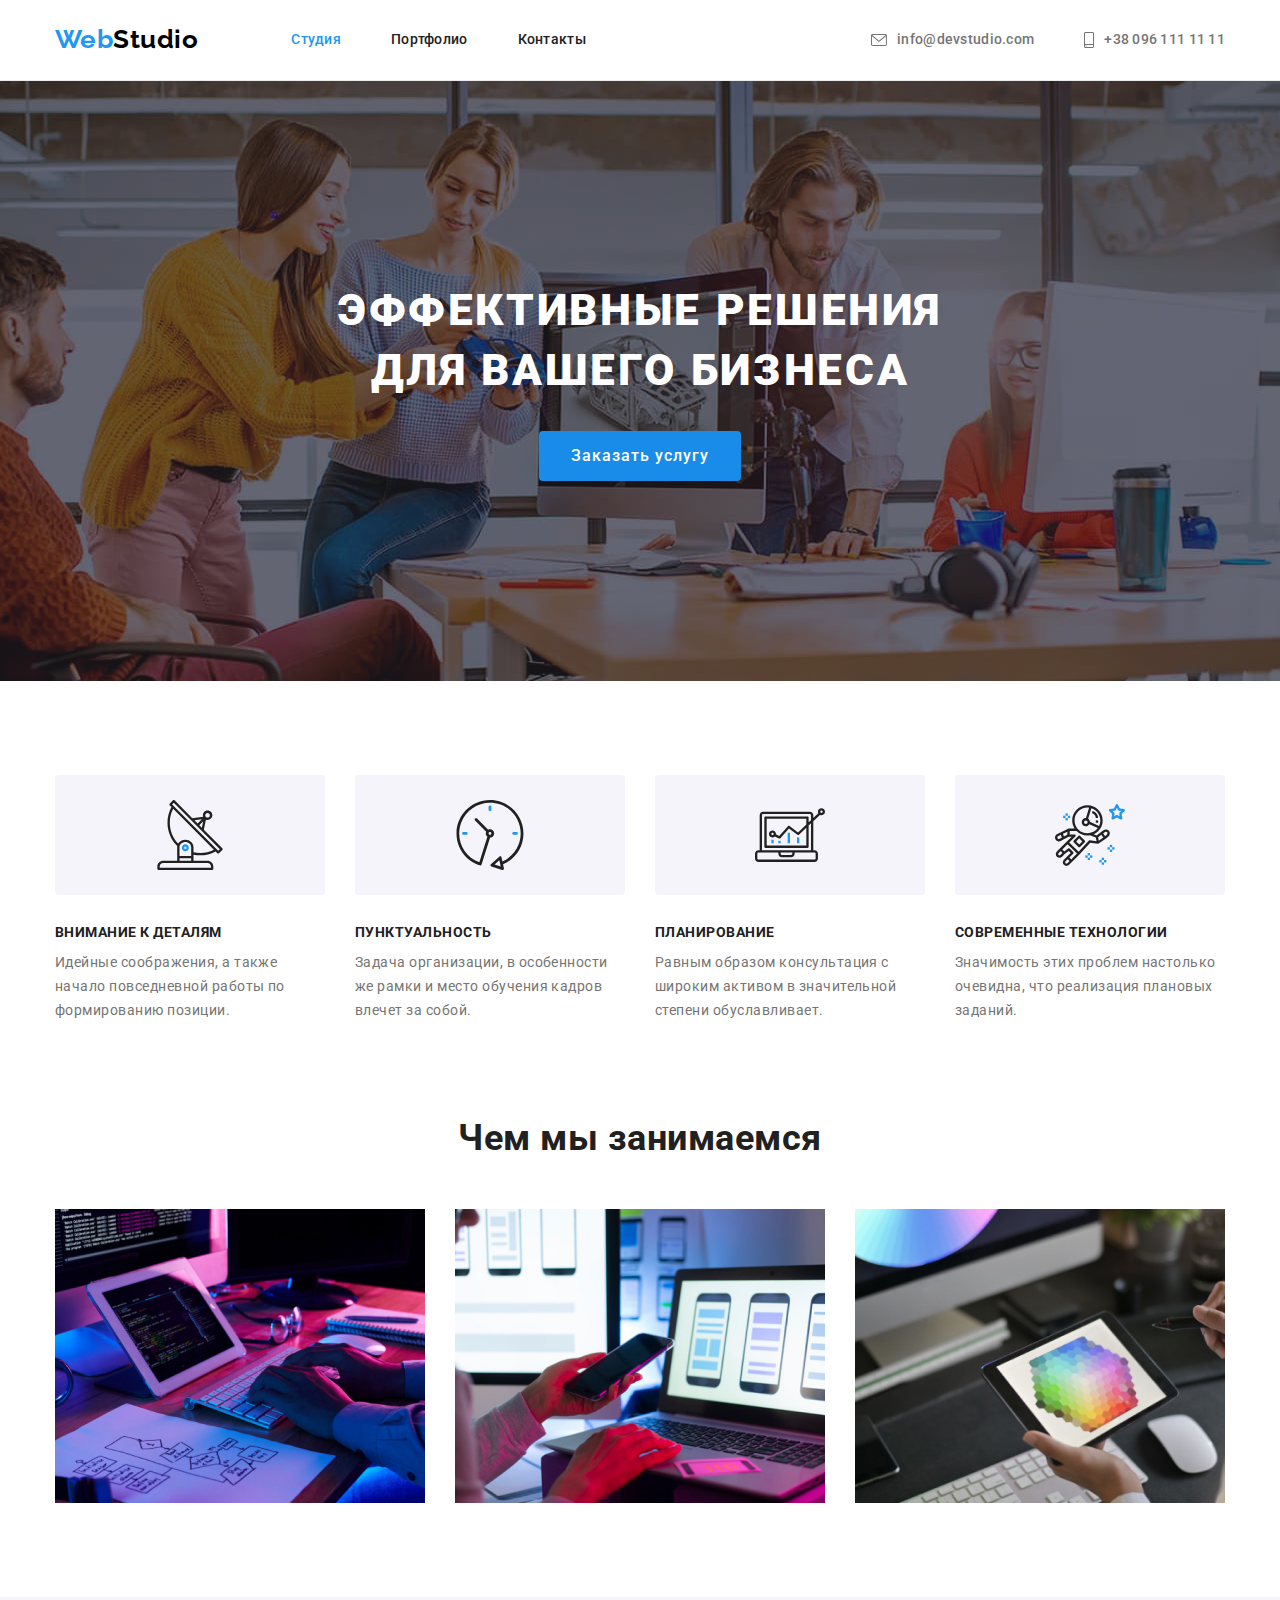
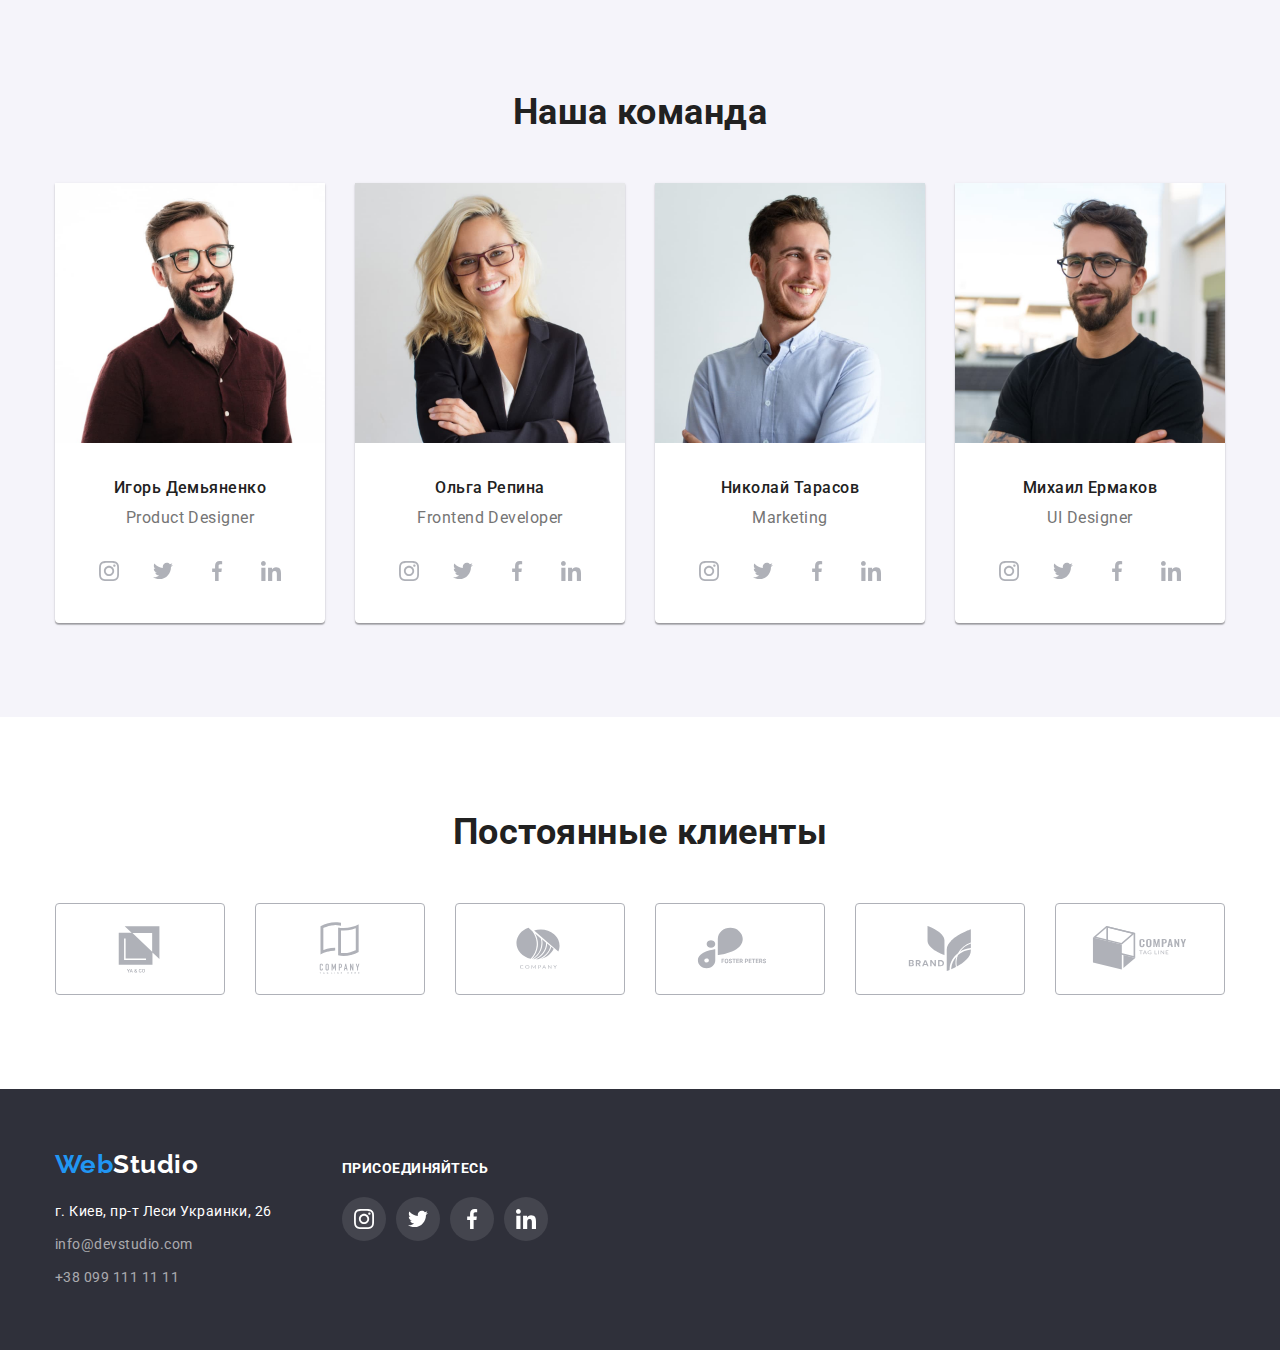
<file: index.html>
<!DOCTYPE html>
<html lang="ru">
    <head>
        <meta charset="UTF-8" />
        <meta http-equiv="X-UA-Compatible" content="IE=edge" />
        <meta name="viewport" content="width=device-width, initial-scale=1.0" />
        <title>Главная</title>
        <link rel="preconnect" href="https://fonts.googleapis.com" />
        <link rel="preconnect" href="https://fonts.gstatic.com" crossorigin />
        <link
            href="https://fonts.googleapis.com/css2?family=Raleway:wght@700&family=Roboto:wght@400;500;700;900&display=swap"
            rel="stylesheet"
        />
        <link
            rel="stylesheet"
            href="https://cdnjs.cloudflare.com/ajax/libs/modern-normalize/1.1.0/modern-normalize.min.css"
        />
        <link rel="stylesheet" href="./css/styles.css" />
    </head>

    <!-- body -->
    <body>
        <!-- header -->
        <header class="header">
            <div class="container main-nav">
                <!--navigation-->
                <nav class="navigation">
                    <!-- logo -->
                    <a href="./index.html" class="logo link"
                        ><span class="logo-web">Web</span>Studio</a
                    >
                    <!-- menu -->
                    <ul class="site-nav list">
                        <li class="item">
                            <a href="./index.html" class="link current">Студия</a>
                        </li>
                        <li class="item">
                            <a href="./portfolio.html" class="link">Портфолио</a>
                        </li>
                        <li class="item">
                            <a href="" class="link">Контакты</a>
                        </li>
                    </ul>
                </nav>

                <!-- contacts -->
                <ul class="site-contacts list">
                    <li class="item">
                        <a href="mailto:info@devstudio.com" class="email link">
                            <svg class="site-contacts-email" width="16" height="12">
                                <use href="./images/icons.svg#icon-envelope"></use>
                            </svg>
                            info@devstudio.com
                        </a>
                    </li>
                    <li class="item">
                        <a href="tel:+380961111111" class="smartphone link">
                            <svg class="site-contacts-smartphone" width="10" height="16">
                                <use href="./images/icons.svg#icon-smartphone"></use>
                            </svg>
                            +38 096 111 11 11</a
                        >
                    </li>
                </ul>
            </div>
        </header>

        <!-- main -->
        <main>
            <!-- hero -->
            <section class="hero overlay">
                <div class="container">
                    <h1 class="hero-title">Эффективные решения для вашего бизнеса</h1>
                    <button type="button" class="button primary">Заказать услугу</button>
                </div>
            </section>

            <!-- specifics -->
            <section class="section no-bottom-padding">
                <div class="container">
                    <!-- visually-hidden -->
                    <h2 class="visually-hidden" aria-hidden="true" tabindex="-1">
                        Особенности
                    </h2>

                    <ul class="specifics-list list">
                        <li class="item">
                            <div class="specifics-item">
                                <svg widht="70" height="70">
                                    <use href="./images/icons.svg#icon-antenna"></use>
                                </svg>
                            </div>
                            <h3 class="section-subtitle">Внимание к деталям</h3>
                            <p class="section-text">
                                Идейные соображения, а также начало повседневной работы по
                                формированию позиции.
                            </p>
                        </li>

                        <li class="item icon-clock">
                            <div class="specifics-item">
                                <svg widht="70" height="70">
                                    <use href="./images/icons.svg#icon-clock"></use>
                                </svg>
                            </div>
                            <h3 class="section-subtitle">Пунктуальность</h3>
                            <p class="section-text">
                                Задача организации, в особенности же рамки и место
                                обучения кадров влечет за собой.
                            </p>
                        </li>

                        <li class="item icon-diagram">
                            <div class="specifics-item">
                                <svg widht="70" height="70">
                                    <use href="./images/icons.svg#icon-diagram"></use>
                                </svg>
                            </div>
                            <h3 class="section-subtitle">Планирование</h3>
                            <p class="section-text">
                                Равным образом консультация с широким активом в
                                значительной степени обуславливает.
                            </p>
                        </li>

                        <li class="item icon-astronaut">
                            <div class="specifics-item">
                                <svg widht="70" height="70">
                                    <use href="./images/icons.svg#icon-astronaut"></use>
                                </svg>
                            </div>
                            <h3 class="section-subtitle">Современные технологии</h3>
                            <p class="section-text">
                                Значимость этих проблем настолько очевидна, что реализация
                                плановых заданий.
                            </p>
                        </li>
                    </ul>
                </div>
            </section>

            <!-- occupation -->
            <section class="section">
                <div class="container">
                    <h2 class="section-title">Чем мы занимаемся</h2>
                    <ul class="occupation-list list">
                        <li class="item">
                            <img
                                class="image"
                                src="./images/img_1.jpg"
                                alt="разработка програм"
                                width="370"
                                height="294"
                            />
                        </li>
                        <li class="item">
                            <img
                                class="image"
                                src="./images/img_2.jpg"
                                alt="мобильные приложения"
                                width="370"
                                height="294"
                            />
                        </li>
                        <li class="item">
                            <img
                                class="image"
                                src="./images/img_3.jpg"
                                alt="дизайн приложений"
                                width="370"
                                height="294"
                            />
                        </li>
                    </ul>
                </div>
            </section>

            <!-- team -->
            <section class="section team">
                <div class="container">
                    <h2 class="section-title">Наша команда</h2>
                    <ul class="team-list list">
                        <li class="item">
                            <img
                                class="image"
                                src="./images/comand_1.jpg"
                                alt="Игорь Демьяненко"
                                width="270"
                            />
                            <div class="team-content">
                                <h3 class="team-subtitle">Игорь Демьяненко</h3>
                                <p class="team-text">Product Designer</p>
                                <ul class="team-socials-list list">
                                    <li class="team-socials-item">
                                        <a href="" class="team-social-link">
                                            <svg
                                                class="team-social-icon"
                                                width="20"
                                                height="20"
                                            >
                                                <use
                                                    href="./images/icons.svg#icon-instagram"
                                                ></use>
                                            </svg>
                                        </a>
                                    </li>
                                    <li class="team-socials-item">
                                        <a href="" class="team-social-link">
                                            <svg
                                                class="team-social-icon"
                                                width="20"
                                                height="20"
                                            >
                                                <use
                                                    href="./images/icons.svg#icon-twitter"
                                                ></use>
                                            </svg>
                                        </a>
                                    </li>
                                    <li class="team-socials-item">
                                        <a href="" class="team-social-link">
                                            <svg
                                                class="team-social-icon"
                                                width="20"
                                                height="20"
                                            >
                                                <use
                                                    href="./images/icons.svg#icon-facebook"
                                                ></use>
                                            </svg>
                                        </a>
                                    </li>
                                    <li class="team-socials-item">
                                        <a href="" class="team-social-link">
                                            <svg
                                                class="team-social-icon"
                                                width="20"
                                                height="20"
                                            >
                                                <use
                                                    href="./images/icons.svg#icon-linkedin"
                                                ></use>
                                            </svg>
                                        </a>
                                    </li>
                                </ul>
                            </div>
                        </li>
                        <li class="item">
                            <img
                                class="image"
                                src="./images/comand_2.jpg"
                                alt="Ольга Репина"
                                width="270"
                            />
                            <div class="team-content">
                                <h3 class="team-subtitle">Ольга Репина</h3>
                                <p class="team-text">Frontend Developer</p>
                                <ul class="team-socials-list list">
                                    <li class="team-socials-item">
                                        <a href="" class="team-social-link">
                                            <svg
                                                class="team-social-icon"
                                                width="20"
                                                height="20"
                                            >
                                                <use
                                                    href="./images/icons.svg#icon-instagram"
                                                ></use>
                                            </svg>
                                        </a>
                                    </li>
                                    <li class="team-socials-item">
                                        <a href="" class="team-social-link">
                                            <svg
                                                class="team-social-icon"
                                                width="20"
                                                height="20"
                                            >
                                                <use
                                                    href="./images/icons.svg#icon-twitter"
                                                ></use>
                                            </svg>
                                        </a>
                                    </li>
                                    <li class="team-socials-item">
                                        <a href="" class="team-social-link">
                                            <svg
                                                class="team-social-icon"
                                                width="20"
                                                height="20"
                                            >
                                                <use
                                                    href="./images/icons.svg#icon-facebook"
                                                ></use>
                                            </svg>
                                        </a>
                                    </li>
                                    <li class="team-socials-item">
                                        <a href="" class="team-social-link">
                                            <svg
                                                class="team-social-icon"
                                                width="20"
                                                height="20"
                                            >
                                                <use
                                                    href="./images/icons.svg#icon-linkedin"
                                                ></use>
                                            </svg>
                                        </a>
                                    </li>
                                </ul>
                            </div>
                        </li>
                        <li class="item">
                            <img
                                class="image"
                                src="./images/comand_3.jpg"
                                alt="Николай Тарасов"
                                width="270"
                            />
                            <div class="team-content">
                                <h3 class="team-subtitle">Николай Тарасов</h3>
                                <p class="team-text">Marketing</p>
                                <ul class="team-socials-list list">
                                    <li class="team-socials-item">
                                        <a href="" class="team-social-link">
                                            <svg
                                                class="team-social-icon"
                                                width="20"
                                                height="20"
                                            >
                                                <use
                                                    href="./images/icons.svg#icon-instagram"
                                                ></use>
                                            </svg>
                                        </a>
                                    </li>
                                    <li class="team-socials-item">
                                        <a href="" class="team-social-link">
                                            <svg
                                                class="team-social-icon"
                                                width="20"
                                                height="20"
                                            >
                                                <use
                                                    href="./images/icons.svg#icon-twitter"
                                                ></use>
                                            </svg>
                                        </a>
                                    </li>
                                    <li class="team-socials-item">
                                        <a href="" class="team-social-link">
                                            <svg
                                                class="team-social-icon"
                                                width="20"
                                                height="20"
                                            >
                                                <use
                                                    href="./images/icons.svg#icon-facebook"
                                                ></use>
                                            </svg>
                                        </a>
                                    </li>
                                    <li class="team-socials-item">
                                        <a href="" class="team-social-link">
                                            <svg
                                                class="team-social-icon"
                                                width="20"
                                                height="20"
                                            >
                                                <use
                                                    href="./images/icons.svg#icon-linkedin"
                                                ></use>
                                            </svg>
                                        </a>
                                    </li>
                                </ul>
                            </div>
                        </li>
                        <li class="item">
                            <img
                                class="image"
                                src="./images/comand_4.jpg"
                                alt="Михаил Ермаков"
                                width="270"
                            />
                            <div class="team-content">
                                <h3 class="team-subtitle">Михаил Ермаков</h3>
                                <p class="team-text">UI Designer</p>
                                <ul class="team-socials-list list">
                                    <li class="team-socials-item">
                                        <a href="" class="team-social-link">
                                            <svg
                                                class="team-social-icon"
                                                width="20"
                                                height="20"
                                            >
                                                <use
                                                    href="./images/icons.svg#icon-instagram"
                                                ></use>
                                            </svg>
                                        </a>
                                    </li>
                                    <li class="team-socials-item">
                                        <a href="" class="team-social-link">
                                            <svg
                                                class="team-social-icon"
                                                width="20"
                                                height="20"
                                            >
                                                <use
                                                    href="./images/icons.svg#icon-twitter"
                                                ></use>
                                            </svg>
                                        </a>
                                    </li>
                                    <li class="team-socials-item">
                                        <a href="" class="team-social-link">
                                            <svg
                                                class="team-social-icon"
                                                width="20"
                                                height="20"
                                            >
                                                <use
                                                    href="./images/icons.svg#icon-facebook"
                                                ></use>
                                            </svg>
                                        </a>
                                    </li>
                                    <li class="team-socials-item">
                                        <a href="" class="team-social-link">
                                            <svg
                                                class="team-social-icon"
                                                width="20"
                                                height="20"
                                            >
                                                <use
                                                    href="./images/icons.svg#icon-linkedin"
                                                ></use>
                                            </svg>
                                        </a>
                                    </li>
                                </ul>
                            </div>
                        </li>
                    </ul>
                </div>
            </section>

            <!-- client -->
            <section class="section">
                <div class="container">
                    <h2 class="section-title">Постоянные клиенты</h2>
                    <ul class="client-list">
                        <li class="item list">
                            <a
                                class="client-link item-flex"
                                target="_blank"
                                rel="nofollow"
                                href=""
                                ><svg class="icon" width="106" height="60">
                                    <use
                                        href="./images/icons.svg#icon-client_1"
                                    ></use></svg
                            ></a>
                        </li>
                        <li class="item list">
                            <a
                                class="client-link item-flex"
                                target="_blank"
                                rel="nofollow"
                                href=""
                                ><svg class="icon" width="106" height="60">
                                    <use
                                        href="./images/icons.svg#icon-client_2"
                                    ></use></svg
                            ></a>
                        </li>
                        <li class="item list">
                            <a
                                class="client-link item-flex"
                                target="_blank"
                                rel="nofollow"
                                href=""
                                ><svg class="icon" width="106" height="60">
                                    <use
                                        href="./images/icons.svg#icon-client_3"
                                    ></use></svg
                            ></a>
                        </li>
                        <li class="item list">
                            <a
                                class="client-link item-flex"
                                target="_blank"
                                rel="nofollow"
                                href=""
                                ><svg class="icon" width="106" height="60">
                                    <use
                                        href="./images/icons.svg#icon-client_4"
                                    ></use></svg
                            ></a>
                        </li>
                        <li class="item list">
                            <a
                                class="client-link item-flex"
                                target="_blank"
                                rel="nofollow"
                                href=""
                                ><svg class="icon" width="106" height="60">
                                    <use
                                        href="./images/icons.svg#icon-client_5"
                                    ></use></svg
                            ></a>
                        </li>
                        <li class="item list">
                            <a
                                class="client-link item-flex"
                                target="_blank"
                                rel="nofollow"
                                href=""
                                ><svg class="icon" width="106" height="60">
                                    <use
                                        href="./images/icons.svg#icon-client_6"
                                    ></use></svg
                            ></a>
                        </li>
                    </ul>
                </div>
            </section>
        </main>

        <!-- footer -->
        <footer class="footer">
            <div class="container footer-block">
                <div>
                    <!-- logo -->
                    <a href="./index.html" class="logo link"
                        ><span class="logo-web">Web</span>Studio</a
                    >

                    <!-- address -->
                    <address class="footer-address">
                        <ul class="address-list list">
                            <li class="item">
                                <a
                                    target="_blank"
                                    rel="nofollow"
                                    href="https://goo.gl/maps/Q8oSSp6cbLLiqwUZA"
                                    class="location link"
                                    >г. Киев, пр-т Леси Украинки, 26
                                </a>
                            </li>
                            <li class="item">
                                <a
                                    href="mailto:info@devstudio.com"
                                    class="address-contacts link"
                                    >info@devstudio.com</a
                                >
                            </li>
                            <li class="item">
                                <a href="tel:+380961111111" class="address-contacts link"
                                    >+38 099 111 11 11</a
                                >
                            </li>
                        </ul>
                    </address>
                </div>

                <!-- social -->
                <div class="footer-social">
                    <h3 class="section-subtitle">присоединяйтесь</h3>
                    <ul class="footer-social-list list">
                        <li class="item">
                            <a
                                class="social-link item-flex"
                                target="_blank"
                                rel="nofollow"
                                href=""
                            >
                                <svg class="icon" width="20" height="20">
                                    <use href="./images/icons.svg#icon-instagram"></use>
                                </svg>
                            </a>
                        </li>
                        <li class="item">
                            <a
                                class="social-link item-flex"
                                target="_blank"
                                rel="nofollow"
                                href=""
                            >
                                <svg class="icon" width="20" height="20">
                                    <use
                                        href="./images/icons.svg#icon-twitter"
                                    ></use></svg
                            ></a>
                        </li>
                        <li class="item">
                            <a
                                class="social-link item-flex"
                                target="_blank"
                                rel="nofollow"
                                href=""
                            >
                                <svg class="icon" width="20" height="20">
                                    <use href="./images/icons.svg#icon-facebook"></use>
                                </svg>
                            </a>
                        </li>
                        <li class="item">
                            <a
                                class="social-link item-flex"
                                target="_blank"
                                rel="nofollow"
                                href=""
                            >
                                <svg class="icon" width="20" height="20">
                                    <use
                                        href="./images/icons.svg#icon-linkedin"
                                    ></use></svg
                            ></a>
                        </li>
                    </ul>
                </div>
            </div>
        </footer>
    </body>
</html>
</file>
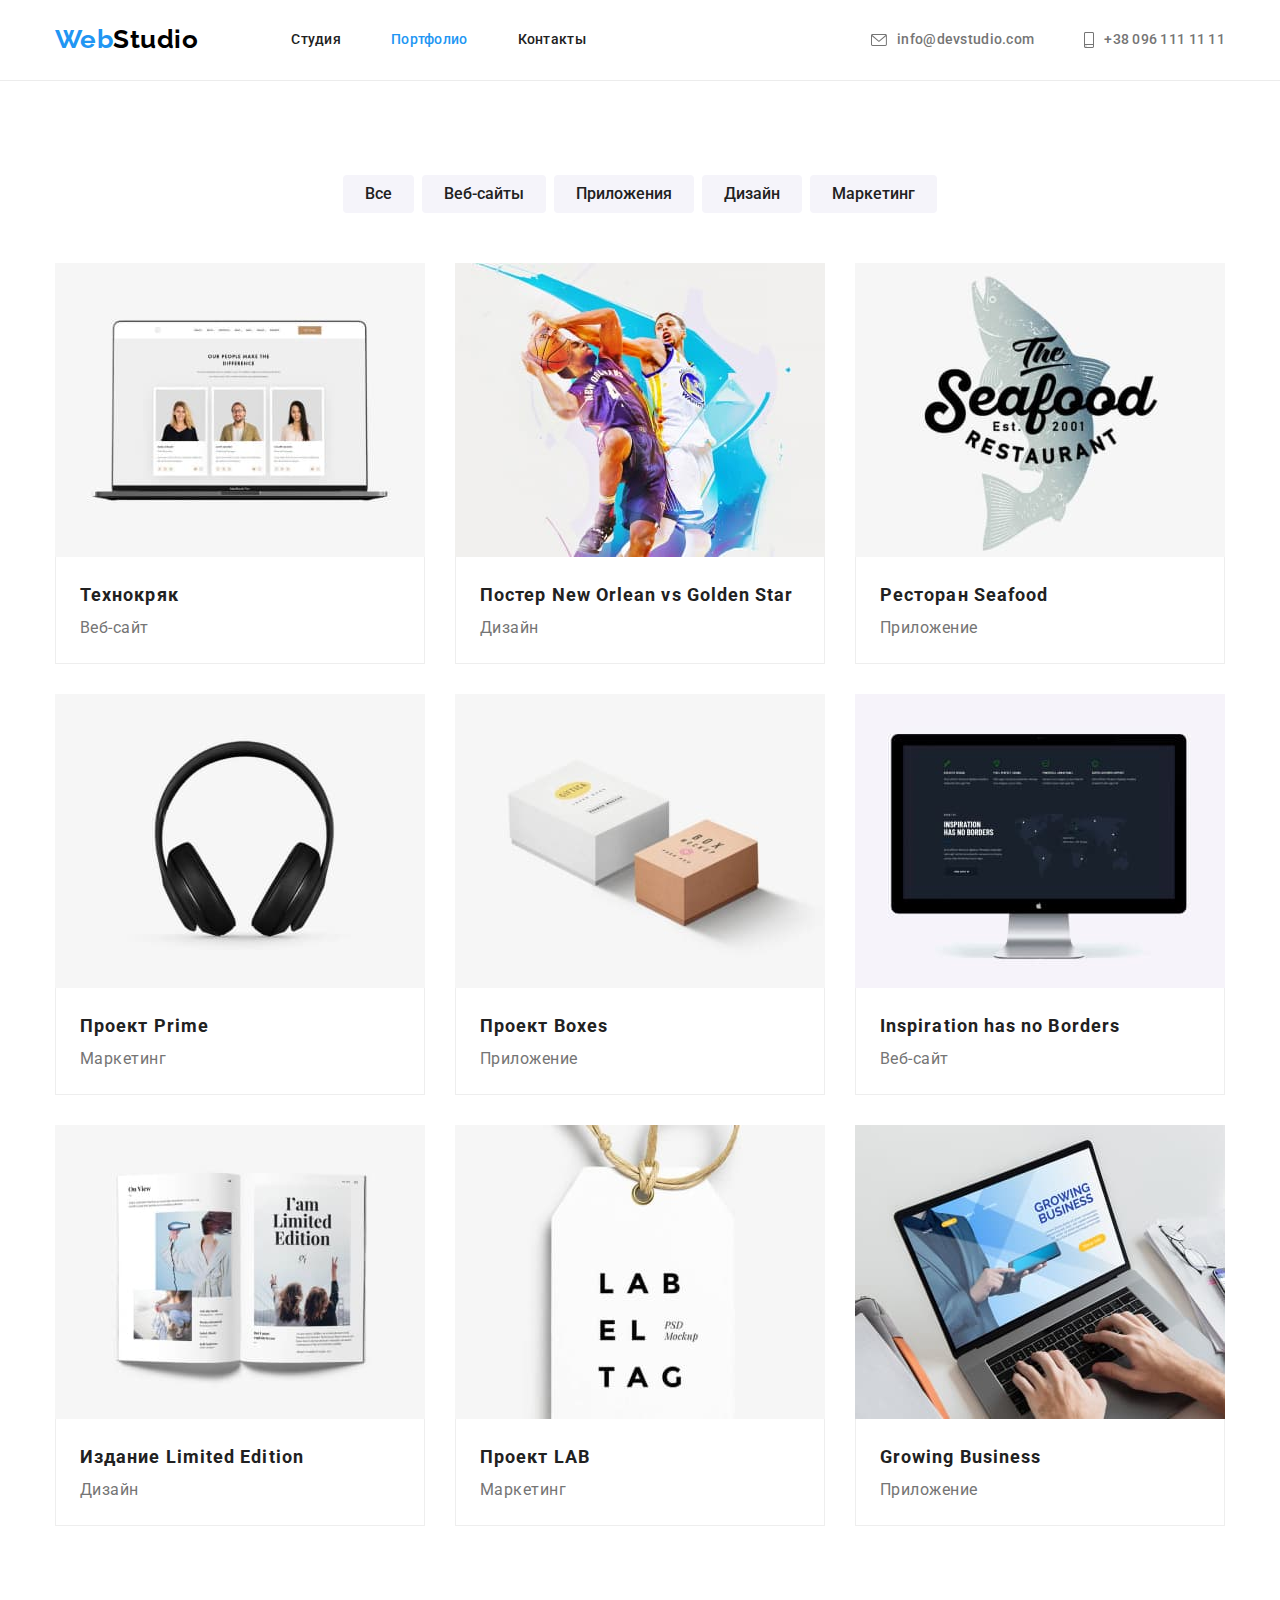
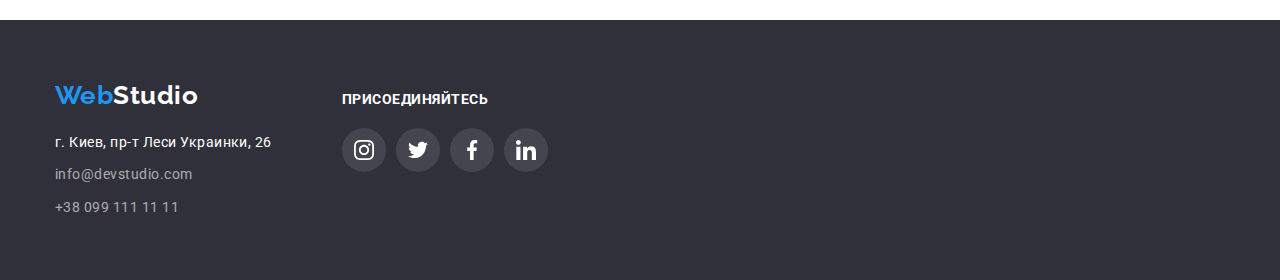
<file: portfolio.html>
<!DOCTYPE html>
<html lang="ru">
    <head>
        <meta charset="UTF-8" />
        <meta http-equiv="X-UA-Compatible" content="IE=edge" />
        <meta name="viewport" content="width=device-width, initial-scale=1.0" />
        <title>Портфолио</title>
        <link rel="preconnect" href="https://fonts.googleapis.com" />
        <link rel="preconnect" href="https://fonts.gstatic.com" crossorigin />
        <link
            href="https://fonts.googleapis.com/css2?family=Raleway:wght@700&family=Roboto:wght@400;500;700;900&display=swap"
            rel="stylesheet"
        />
        <link
            rel="stylesheet"
            href="https://cdnjs.cloudflare.com/ajax/libs/modern-normalize/1.1.0/modern-normalize.min.css"
        />
        <link rel="stylesheet" href="./css/styles.css" />
    </head>
    <!--body-->
    <body>
        <!--header-->
        <header class="header">
            <div class="container main-nav">
                <!--navigation-->
                <nav class="navigation">
                    <!-- logo -->
                    <a href="./index.html" class="logo link"
                        ><span class="logo-web">Web</span>Studio</a
                    >
                    <!-- menu -->
                    <ul class="site-nav list">
                        <li class="item">
                            <a href="./index.html" class="link">Студия</a>
                        </li>
                        <li class="item">
                            <a href="./portfolio.html" class="link current">Портфолио</a>
                        </li>
                        <li class="item">
                            <a href="" class="link">Контакты</a>
                        </li>
                    </ul>
                </nav>

                <!-- contacts -->
                <ul class="site-contacts list">
                    <li class="item">
                        <a href="mailto:info@devstudio.com" class="email link">
                            <svg class="site-contacts-email" width="16" height="12">
                                <use href="./images/icons.svg#icon-envelope"></use>
                            </svg>
                            info@devstudio.com
                        </a>
                    </li>
                    <li class="item">
                        <a href="tel:+380961111111" class="smartphone link">
                            <svg class="site-contacts-smartphone" width="10" height="16">
                                <use href="./images/icons.svg#icon-smartphone"></use>
                            </svg>
                            +38 096 111 11 11</a
                        >
                    </li>
                </ul>
            </div>
        </header>

        <!--main-->
        <main>
            <section class="section">
                <div class="container">
                    <!--visually-hidden-->
                    <h1 class="visually-hidden" aria-hidden="true" tabindex="-1">
                        Портфолио
                    </h1>

                    <!--filter-->
                    <ul class="filters list">
                        <li class="item">
                            <button type="button" class="button secondary">Все</button>
                        </li>
                        <li class="item">
                            <button type="button" class="button secondary">
                                Веб-сайты
                            </button>
                        </li>
                        <li class="item">
                            <button type="button" class="button secondary">
                                Приложения
                            </button>
                        </li>
                        <li class="item">
                            <button type="button" class="button secondary">Дизайн</button>
                        </li>
                        <li class="item">
                            <button type="button" class="button secondary">
                                Маркетинг
                            </button>
                        </li>
                    </ul>

                    <!--project-->
                    <ul class="project list">
                        <li class="item">
                            <a href="" class="project-link link">
                                <img
                                    class="image"
                                    src="./images/tehnokrjak.jpg"
                                    alt="скрин сайта"
                                    width="370"
                                    height="294"
                                />
                                <div class="item-content">
                                    <h2 class="project-title">Технокряк</h2>
                                    <p class="project-text">Веб-сайт</p>
                                </div>
                            </a>
                        </li>

                        <li class="item">
                            <a href="" class="project-link link">
                                <img
                                    class="image"
                                    src="./images/basket.jpg"
                                    alt="два баскетболиста"
                                    width="370"
                                    height="294"
                                />
                                <div class="item-content">
                                    <h2 class="project-title">
                                        Постер New Orlean vs Golden Star
                                    </h2>
                                    <p class="project-text">Дизайн</p>
                                </div>
                            </a>
                        </li>

                        <li class="item">
                            <a href="" class="project-link link">
                                <img
                                    class="image"
                                    src="./images/seafood.jpg"
                                    alt="емблема Seafood"
                                    width="370"
                                    height="294"
                                />
                                <div class="item-content">
                                    <h2 class="project-title">Ресторан Seafood</h2>
                                    <p class="project-text">Приложение</p>
                                </div>
                            </a>
                        </li>

                        <li class="item">
                            <a href="" class="project-link link">
                                <img
                                    class="image"
                                    src="./images/headphones.jpg"
                                    alt="наушники"
                                    width="370"
                                    height="294"
                                />
                                <div class="item-content">
                                    <h2 class="project-title">Проект Prime</h2>
                                    <p class="project-text">Маркетинг</p>
                                </div>
                            </a>
                        </li>

                        <li class="item">
                            <a href="" class="project-link link">
                                <img
                                    class="image"
                                    src="./images/boxes.jpg"
                                    alt="коробки"
                                    width="370"
                                    height="294"
                                />
                                <div class="item-content">
                                    <h2 class="project-title">Проект Boxes</h2>
                                    <p class="project-text">Приложение</p>
                                </div>
                            </a>
                        </li>

                        <li class="item">
                            <a href="" class="project-link link">
                                <img
                                    class="image"
                                    src="./images/monitor.jpg"
                                    alt="монитор"
                                    width="370"
                                    height="294"
                                />
                                <div class="item-content">
                                    <h2 class="project-title">
                                        Inspiration has no Borders
                                    </h2>
                                    <p class="project-text">Веб-сайт</p>
                                </div>
                            </a>
                        </li>

                        <li class="item">
                            <a href="" class="project-link link">
                                <img
                                    class="image"
                                    src="./images/book.jpg"
                                    alt="книга"
                                    width="370"
                                    height="294"
                                />
                                <div class="item-content">
                                    <h2 class="project-title">Издание Limited Edition</h2>
                                    <p class="project-text">Дизайн</p>
                                </div>
                            </a>
                        </li>

                        <li class="item">
                            <a href="" class="project-link link">
                                <img
                                    class="image"
                                    src="./images/label.jpg"
                                    alt="эмблема"
                                    width="370"
                                    height="294"
                                />
                                <div class="item-content">
                                    <h2 class="project-title">Проект LAB</h2>
                                    <p class="project-text">Маркетинг</p>
                                </div>
                            </a>
                        </li>

                        <li class="item">
                            <a href="" class="project-link link">
                                <img
                                    class="image"
                                    src="./images/notebook.jpg"
                                    alt="ноутбук"
                                    width="370"
                                    height="294"
                                />
                                <div class="item-content">
                                    <h2 class="project-title">Growing Business</h2>
                                    <p class="project-text">Приложение</p>
                                </div>
                            </a>
                        </li>
                    </ul>
                </div>
            </section>
        </main>

        <!--footer-->
        <footer class="footer">
            <div class="container footer-block">
                <div>
                    <!-- logo -->
                    <a href="./index.html" class="logo link"
                        ><span class="logo-web">Web</span>Studio</a
                    >

                    <!-- address -->
                    <address class="footer-address">
                        <ul class="address-list list">
                            <li class="item">
                                <a
                                    target="_blank"
                                    rel="nofollow"
                                    href="https://goo.gl/maps/Q8oSSp6cbLLiqwUZA"
                                    class="location link"
                                    >г. Киев, пр-т Леси Украинки, 26
                                </a>
                            </li>
                            <li class="item">
                                <a
                                    href="mailto:info@devstudio.com"
                                    class="address-contacts link"
                                    >info@devstudio.com</a
                                >
                            </li>
                            <li class="item">
                                <a href="tel:+380961111111" class="address-contacts link"
                                    >+38 099 111 11 11</a
                                >
                            </li>
                        </ul>
                    </address>
                </div>

                <!-- social -->
                <div class="footer-social">
                    <h3 class="section-subtitle">присоединяйтесь</h3>
                    <ul class="footer-social-list list">
                        <li class="item">
                            <a
                                class="social-link item-flex"
                                target="_blank"
                                rel="nofollow"
                                href=""
                            >
                                <svg class="icon" width="20" height="20">
                                    <use href="./images/icons.svg#icon-instagram"></use>
                                </svg>
                            </a>
                        </li>
                        <li class="item">
                            <a
                                class="social-link item-flex"
                                target="_blank"
                                rel="nofollow"
                                href=""
                            >
                                <svg class="icon" width="20" height="20">
                                    <use
                                        href="./images/icons.svg#icon-twitter"
                                    ></use></svg
                            ></a>
                        </li>
                        <li class="item">
                            <a
                                class="social-link item-flex"
                                target="_blank"
                                rel="nofollow"
                                href=""
                            >
                                <svg class="icon" width="20" height="20">
                                    <use href="./images/icons.svg#icon-facebook"></use>
                                </svg>
                            </a>
                        </li>
                        <li class="item">
                            <a
                                class="social-link item-flex"
                                target="_blank"
                                rel="nofollow"
                                href=""
                            >
                                <svg class="icon" width="20" height="20">
                                    <use
                                        href="./images/icons.svg#icon-linkedin"
                                    ></use></svg
                            ></a>
                        </li>
                    </ul>
                </div>
            </div>
        </footer>
    </body>
</html>
</file>
<file: css/styles.css>
/*   COLOR PALETTE   */

/* white color  #ffffff */
/* black color  #000000 */

/* main border color   #ECECEC */
/* second border color #EEEEEE */
/* third border color #afb1b8 */

/* basic color  #212121 */
/* second text  #757575 */
/* accent color #2196F3 */

/* back-color   #2f303a */
/* second-back  #f5f4fa */
/* prime-back   #188ce8 */

/* main-back    #C4C4C4 */
/* main-overlay rgba(47, 48, 58, 0.4); */
/* social-back  rgba(255, 255, 255, 0.1); */

/* main-fill    #AFB1B8 */

/* *** */

/* ***** ***** ***** */
/*     ALL PAGES     */
/* ***** ***** ***** */

:root {
    --primary-white-color: #ffffff;
    --black-color: #000000;

    --main-border-color: #ececec;
    --second-border-color: #eeeeee;
    --third-border-color: #afb1b8;

    --first-text-color: #212121;
    --second-text-color: #757575;
    --footer-text-color: rgba(255, 255, 255, 0.6);

    --accent-color: #2196f3;

    --back-color: #2f303a;
    --second-back-color: #f5f4fa;
    --prime-back-color: #188ce8;
    --main-back-color: #c4c4c4;
    --social-back-color: rgba(255, 255, 255, 0.1);

    --main-overlay: rgb(47, 48, 58, 0.4);

    --card-shadow: 0px 1px 3px rgba(0, 0, 0, 0.12), 0px 1px 1px rgba(0, 0, 0, 0.14),
        0px 2px 1px rgba(0, 0, 0, 0.2);
    --card-progect-shadow: 0px 1px 1px rgba(0, 0, 0, 0.12),
        0px 4px 4px rgba(0, 0, 0, 0.06), 1px 4px 6px rgba(0, 0, 0, 0.16);

    --button-shadow: 0px 3px 1px rgba(0, 0, 0, 0.1), 0px 1px 2px rgba(0, 0, 0, 0.08),
        0px 2px 2px rgba(0, 0, 0, 0.12);

    --main-fill: #afb1b8;

    --small-text-size: 14px;
    --large-text-size: 36px;
    --extra-large-text-size: 44px;

    --main-letter-spacing: 0.03em;
    --small-letter-spacing: 0.02em;
    --medium-letter-spacing: 0.06em;
}

/* BODY */
body {
    margin: 0;
    background-color: var(--primary-white-color);
    color: var(--first-text-color);
    font-family: Roboto, Ubuntu, arial, sans-serif;
    letter-spacing: var(--main-letter-spacing);
}

/* LIST */
.list {
    padding: 0;
    margin: 0;
    list-style: none;
}

/* LINK */
.link {
    text-decoration: none;
}

.image {
    display: block;
    max-width: 100%;
    height: auto;
}

/* Nav, Contacts - hover, focus*/
.site-nav .link:hover,
.site-nav .link:focus,
.site-contacts .link:hover,
.site-contacts .link:focus,
.footer-address .link:focus,
.footer-address .link:hover {
    color: var(--accent-color);
}

/* BUTTON */

.button {
    display: inline-block;
    border-radius: 4px;
    padding: 6px 22px;
    border: 0px;

    cursor: pointer;
    color: var(--first-text-color);
    background-color: var(--primary-white-color);
    font-family: inherit;
    font-weight: 500;
    font-size: 16px;
}

.button.primary {
    padding: 10px 32px;

    color: var(--primary-white-color);
    background-color: var(--prime-back-color);
    line-height: 1.88;
    letter-spacing: var(--medium-letter-spacing);
}

.button.secondary {
    color: var(--first-text-color);
    background-color: var(--second-back-color);
    line-height: 1.62;
}

.button:focus,
.button:hover {
    color: var(--primary-white-color);
    background-color: var(--accent-color);
}

.button.secondary:hover,
.button.secondary:focus {
    box-shadow: var(--button-shadow);
}

.container {
    width: 1200px;
    padding-left: 15px;
    padding-right: 15px;
    margin-left: auto;
    margin-right: auto;

    /* outline: 1px solid red; */
}

/* ***** ***** ***** */

/*     INDEX PAGE    */

/* ***** ***** ***** */

/* ----- ----- ----- header ----- ----- ----- */

.header {
    border-bottom: 1px solid var(--main-border-color);
}

.main-nav {
    display: flex;
}

.navigation {
    display: flex;
    align-items: center;
}

.navigation .link {
    padding-top: 24px;
    padding-bottom: 25px;
}

/* ----- ----- logo ----- ----- */

.logo {
    margin-right: 93px;

    color: var(--black-color);
    font-family: Raleway, sans-serif;
    font-size: 26px;
    line-height: 1.19;
    font-weight: 700;
}

.logo-web {
    color: var(--accent-color);
}

.logo:active,
.logo:visited {
    color: var(--black-color);
}

/* ----- ----- site-nav ----- ----- */
.site-nav {
    display: flex;
}

.site-nav .item + .item,
.site-contacts .item + .item {
    margin-left: 50px;
}

.site-nav .link {
    display: block;
    padding-top: 32px;
    padding-bottom: 32px;

    color: var(--first-text-color);

    font-weight: 500;
    font-size: var(--small-text-size);
    line-height: 1.14;
    letter-spacing: var(--small-letter-spacing);
}

.site-nav .link.current {
    color: var(--accent-color);
}

/* ----- ----- contacts ----- ----- */

.site-contacts {
    display: flex;
    align-items: center;
    margin-left: auto;
}

.site-contacts .link {
    padding-top: 32px;
    padding-bottom: 32px;

    color: var(--second-text-color);
    font-weight: 500;
    font-size: var(--small-text-size);
    line-height: 1.14;
    letter-spacing: var(--small-letter-spacing);
}

/* --- envelope --- */

.site-contacts-email {
    fill: currentColor;
    margin-right: 10px;
}

.site-contacts .email {
    display: flex;
    align-items: center;
}

/* --- smartphone --- */

.site-contacts-smartphone {
    fill: currentColor;
    margin-right: 10px;
}

.site-contacts .smartphone {
    display: flex;
    align-items: center;
}

/* ----- ----- ----- MAIN ----- ----- ----- */

/* ----- ----- hero ----- ----- */

.hero {
    padding-top: 200px;
    padding-bottom: 200px;

    background-color: var(--back-color);
    text-align: center;
}

.hero.overlay {
    min-height: 600px;
    max-width: 1600px;
    margin-left: auto;
    margin-right: auto;

    background-image: linear-gradient(to right, var(--main-overlay), var(--main-overlay)),
        url("../images/hero.jpg");
    background-repeat: no-repeat;
    background-position: center;
    background-size: cover;
    background-color: var(--main-back-color);
}

.hero-title {
    width: 696px;
    margin-top: 0;
    margin-right: auto;
    margin-bottom: 30px;
    margin-left: auto;

    color: var(--primary-white-color);
    text-transform: uppercase;
    font-weight: 900;
    font-size: var(--extra-large-text-size);
    line-height: 1.36;
    letter-spacing: var(--medium-letter-spacing);
}

/* ----- ----- section ----- ----- */

.section {
    padding-top: 94px;
    padding-bottom: 94px;
}

.section.no-bottom-padding {
    padding-bottom: 0;
}

.visually-hidden {
    position: absolute;
    white-space: nowrap;
    width: 1px;
    height: 1px;
    overflow: hidden;
    border: 0;
    padding: 0;
    clip: rect(0 0 0 0);
    clip-path: inset(50%);
    margin: -1px;
}

.specifics-list {
    display: flex;
}

.specifics-list .item {
    display: block;
    flex-basis: 270px;
}

.specifics-list .item + .item {
    margin-left: 30px;
}

.specifics-item {
    display: flex;
    align-items: center;
    width: 270px;
    height: 120px;
    border-radius: 4px;
    margin-bottom: 30px;
    background-color: var(--second-back-color);
}

.section-subtitle {
    margin-top: 0;
    margin-bottom: 10px;

    font-size: var(--small-text-size);
    line-height: 1.14;
    text-transform: uppercase;
}

/* ----- ----- occupation ----- ----- */

.occupation-list {
    display: flex;
    justify-content: space-between;
}

.occupation-list .item + .item {
    margin-left: 30px;
}

.section-title {
    margin-top: 0;
    margin-bottom: 50px;

    color: var(--first-text-color);
    font-size: var(--large-text-size);
    line-height: 1.17;
    text-align: center;
}

.section-text {
    margin-top: 0;
    margin-bottom: 0;

    color: var(--second-text-color);
    font-size: var(--small-text-size);
    line-height: 1.71;
}

/* ----- ----- team ----- ----- */

.team-list {
    display: flex;
}

.team-list .item + .item {
    margin-left: 30px;
}

.team-list .team-content {
    padding-top: 30px;
    padding-bottom: 30px;
}

.team {
    background-color: var(--second-back-color);
}

.team-list .item {
    background-color: var(--primary-white-color);
    border-radius: 0px 0px 4px 4px;
    box-shadow: var(--card-shadow);
}

.team-subtitle {
    margin-top: 0;
    margin-bottom: 0;

    font-weight: 500;
    font-size: 16px;
    line-height: 1.88;
    text-align: center;
}

.team-text {
    margin-top: 0;
    margin-bottom: 16px;

    color: var(--second-text-color);
    line-height: 1.88;
    text-align: center;
}

/* --- team-social-list --- */

.team-socials-list {
    display: flex;
    justify-content: center;
}

.team-social-link {
    width: 44px;
    height: 44px;
    border-radius: 50%;

    display: flex;
    align-items: center;
    justify-content: center;
}

.team-social-icon {
    fill: var(--main-fill);
}

.team-socials-item + .team-socials-item {
    margin-left: 10px;
}

.team-social-link:hover,
.team-social-link:focus {
    background-color: var(--accent-color);
}

.team-social-link:hover .team-social-icon,
.team-social-link:focus .team-social-icon {
    fill: var(--primary-white-color);
}

/* ----- ----- client ----- ----- */

.client-list {
    display: flex;
    justify-content: center;
    margin-top: 0;
    margin-bottom: 0;
    padding: 0;
}

.client-list .item {
    width: 170px;
    height: 92px;

    border: 1px solid var(--third-border-color);
    border-radius: 4px;
}

.client-list .item + .item {
    margin-left: 30px;
}

.client-list .client-link:hover,
.client-list .client-link:focus {
    border: 1px solid var(--accent-color);
    fill: var(--accent-color);
}

.client-list .item-flex {
    fill: var(--main-fill);
}

/* ----- ----- ----- footer ----- ----- ----- */

.footer {
    padding-top: 60px;
    padding-bottom: 60px;

    background-color: var(--back-color);
}

.footer-block {
    display: flex;
    align-items: baseline;
}

.footer-social {
    margin-left: 70px;
}

.address-list .item {
    display: block;
}

.address-list .item:not(:last-child) {
    margin-bottom: 9px;
}

.footer .logo,
.footer .location {
    color: var(--primary-white-color);
}

.footer .logo {
    display: inline-block; /* for not all parent weight */
    margin-right: 0;
    margin-bottom: 20px;
}

.footer .address-contacts {
    color: var(--footer-text-color);
}

.footer .list {
    font-style: normal;
    font-size: var(--small-text-size);
    line-height: 1.71;
}

.footer .section-subtitle {
    color: var(--primary-white-color);
    text-transform: uppercase;
    margin-bottom: 20px;
}

/* --- footer-social-list --- */

.footer-social-list {
    display: flex;
}

.item-flex {
    display: flex;
    justify-content: center;
    align-items: center;
    width: 100%;
    height: 100%;
}

.footer-social-list .icon {
    display: block;
    fill: var(--primary-white-color);
}

.footer-social-list .item {
    display: flex;
    justify-content: center;
    align-items: center;
    height: 44px;
    width: 44px;
    border-radius: 50%;
    background-color: var(--social-back-color);
}

.social-link {
    border-radius: 50%;
}

.footer-social-list .social-link:hover,
.footer-social-list .social-link:focus {
    background-color: var(--accent-color);
}

.footer-social-list .item + .item {
    margin-left: 10px;
}

/* ***** ***** ***** */

/*   PORTFOLIO PAGE  */

/* ***** ***** ***** */

.filters {
    display: flex;
    justify-content: center;
    margin-bottom: 50px;
}

.filters .item + .item {
    margin-left: 8px;
}

.project {
    display: flex;
    flex-wrap: wrap;
}

/* calc((100% - k margins v stroke * zn. marg.) / k el. v str. */
/* calc((100% - (k el. v str. -1) * zn. marg.) / k el. v str.  */

/* calc(((100% - (3 - 1) * 30px)) / 3)  */

.project .item {
    width: calc(((100% - (3 - 1) * 30px)) / 3);
    margin-right: 30px;
    margin-bottom: 30px;
}

.project .item:nth-child(3n) {
    margin-right: 0;
}

.project .item:nth-last-child(-n + 3) {
    margin-bottom: 0;
}

.project .item-content {
    padding-top: 20px;
    padding-bottom: 20px;
    padding-left: 24px;
    padding-right: 24px;
    border-right: 1px solid var(--second-border-color);
    border-bottom: 1px solid var(--second-border-color);
    border-left: 1px solid var(--second-border-color);
}

.project-title,
.project-text {
    margin-top: 0;
    margin-bottom: 0;
}

.project-title {
    color: var(--first-text-color);
    font-size: 18px;
    line-height: 2;
    letter-spacing: var(--medium-letter-spacing);
}

.project-text {
    color: var(--second-text-color);
    line-height: 1.87;
}

.project-link {
    display: block;
}

.project .project-link:hover,
.project .project-link:focus {
    box-shadow: var(--card-progect-shadow);
}
</file>
